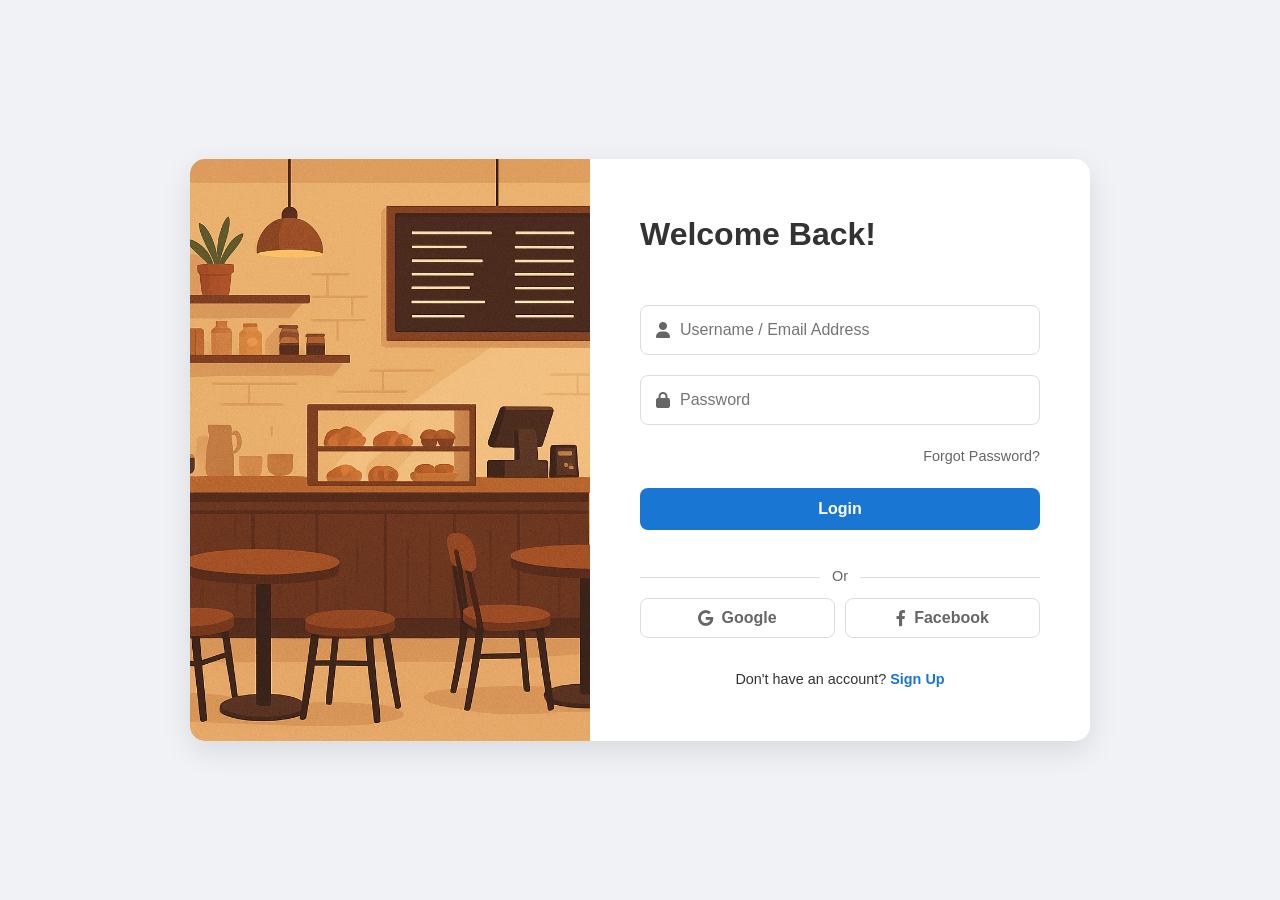
<file: index.html>
<!DOCTYPE html>
<html lang="id">
<head>
    <meta charset="UTF-8">
    <meta name="viewport" content="width=device-width, initial-scale=1.0">
    <title>Login - Pemrograman Web 1</title>
    <link rel="stylesheet" href="css/style.css">
    <link rel="stylesheet" href="https://cdnjs.cloudflare.com/ajax/libs/font-awesome/6.0.0-beta3/css/all.min.css">
</head>
<body>
    <div class="main-center-container">
        <div class="login-card-new">
            <div class="card-left-design">
                </div>

            <div class="card-right-form">
                <h1 class="welcome-text">Welcome Back!</h1>
                <p id="error-message" class="error-message"></p>

                <form id="login-form">
                    <div class="input-group-new">
                        <i class="fas fa-user"></i> 
                        <input type="text" id="username" placeholder="Username / Email Address" required> 
                    </div>

                    <div class="input-group-new">
                        <i class="fas fa-lock"></i>
                        <input type="password" id="password" placeholder="Password" required>
                    </div>

                    <a href="#" class="forgot-password">Forgot Password?</a>

                    <button type="submit" class="btn btn-login">Login</button>
                </form>

                <div class="or-separator-new">Or</div>

                <div class="social-login-group">
                    <button class="btn btn-social btn-google-new">
                        <i class="fab fa-google"></i> Google
                    </button>
                    <button class="btn btn-social btn-facebook-new">
                        <i class="fab fa-facebook-f"></i> Facebook
                    </button>
                </div>

                <p class="signup-text">Don't have an account? <a href="#">Sign Up</a></p>
            </div>
        </div>
    </div>
    <script src="js/script.js"></script>
</body>
</html>
</file>
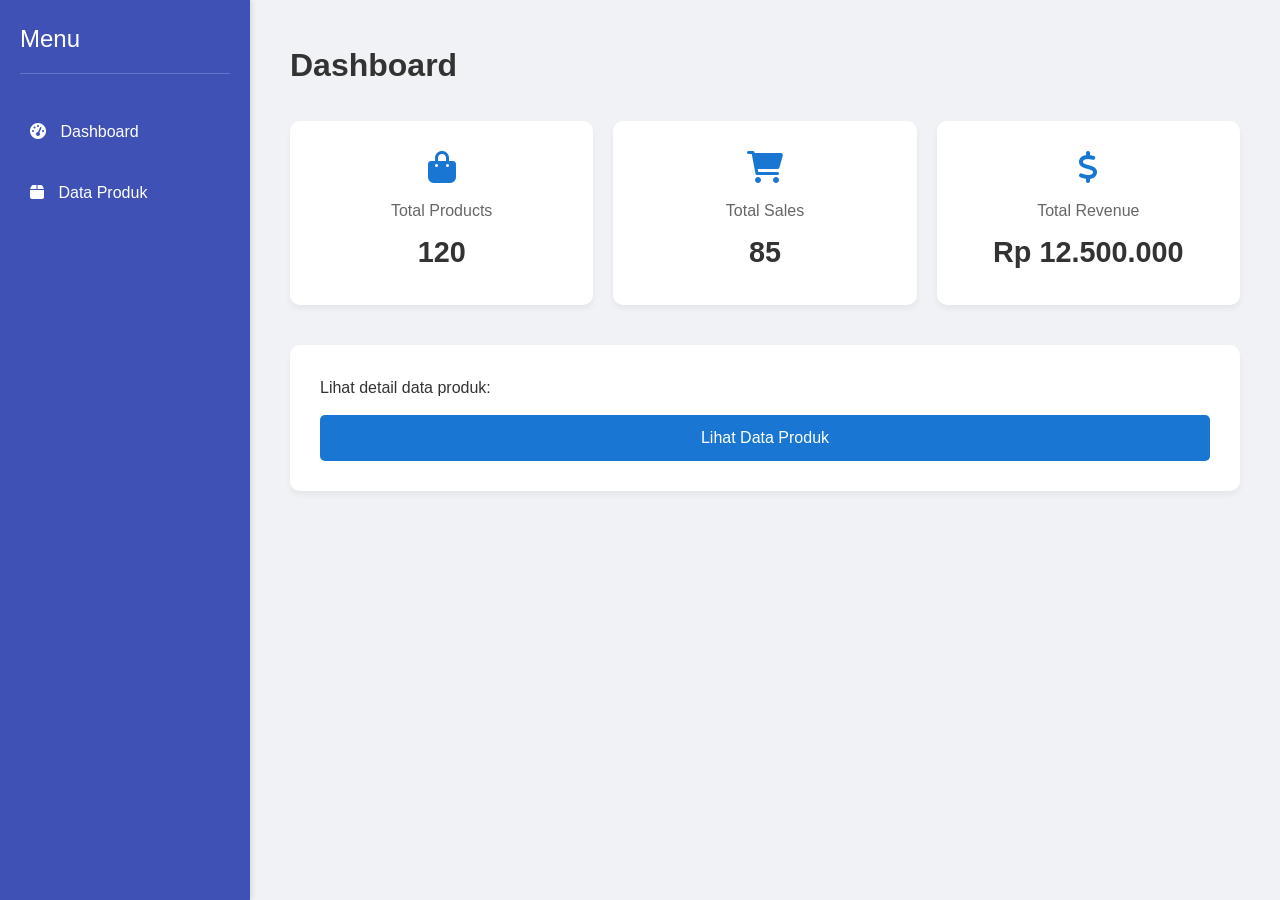
<file: dashboard.html>
<!DOCTYPE html>
<html lang="id">
<head>
    <meta charset="UTF-8">
    <meta name="viewport" content="width=device-width, initial-scale=1.0">
    <title>Dashboard - Pemrograman Web 1</title>
    <link rel="stylesheet" href="css/style.css">
    <link rel="stylesheet" href="https://cdnjs.cloudflare.com/ajax/libs/font-awesome/6.0.0-beta3/css/all.min.css">
</head>
<body>
    <div class="dashboard-container">
        <aside class="sidebar">
            <h2>Menu</h2>
            <ul>
                <li><a href="dashboard.html"><i class="fas fa-tachometer-alt"></i> Dashboard</a></li>
                <li><a href="product.html"><i class="fas fa-box"></i> Data Produk</a></li>
            </ul>
        </aside>

        <main class="main-content">
            <h1>Dashboard</h1>

            <div class="summary-cards">
                <div class="card">
                    <i class="fas fa-shopping-bag card-icon"></i>
                    <p class="card-title">Total Products</p>
                    <p class="card-value" id="totalProducts">0</p>
                </div>
                <div class="card">
                    <i class="fas fa-shopping-cart card-icon"></i>
                    <p class="card-title">Total Sales</p>
                    <p class="card-value" id="totalSales">0</p>
                </div>
                <div class="card">
                    <i class="fas fa-dollar-sign card-icon"></i>
                    <p class="card-title">Total Revenue</p>
                    <p class="card-value" id="totalRevenue">Rp 0</p>
                </div>
            </div>

            <div class="action-section">
                <p>Lihat detail data produk:</p>
                <a href="product.html" class="btn btn-primary">Lihat Data Produk</a>
            </div>
        </main>
    </div>

    <script src="js/script.js"></script>
</body>
</html>
</file>
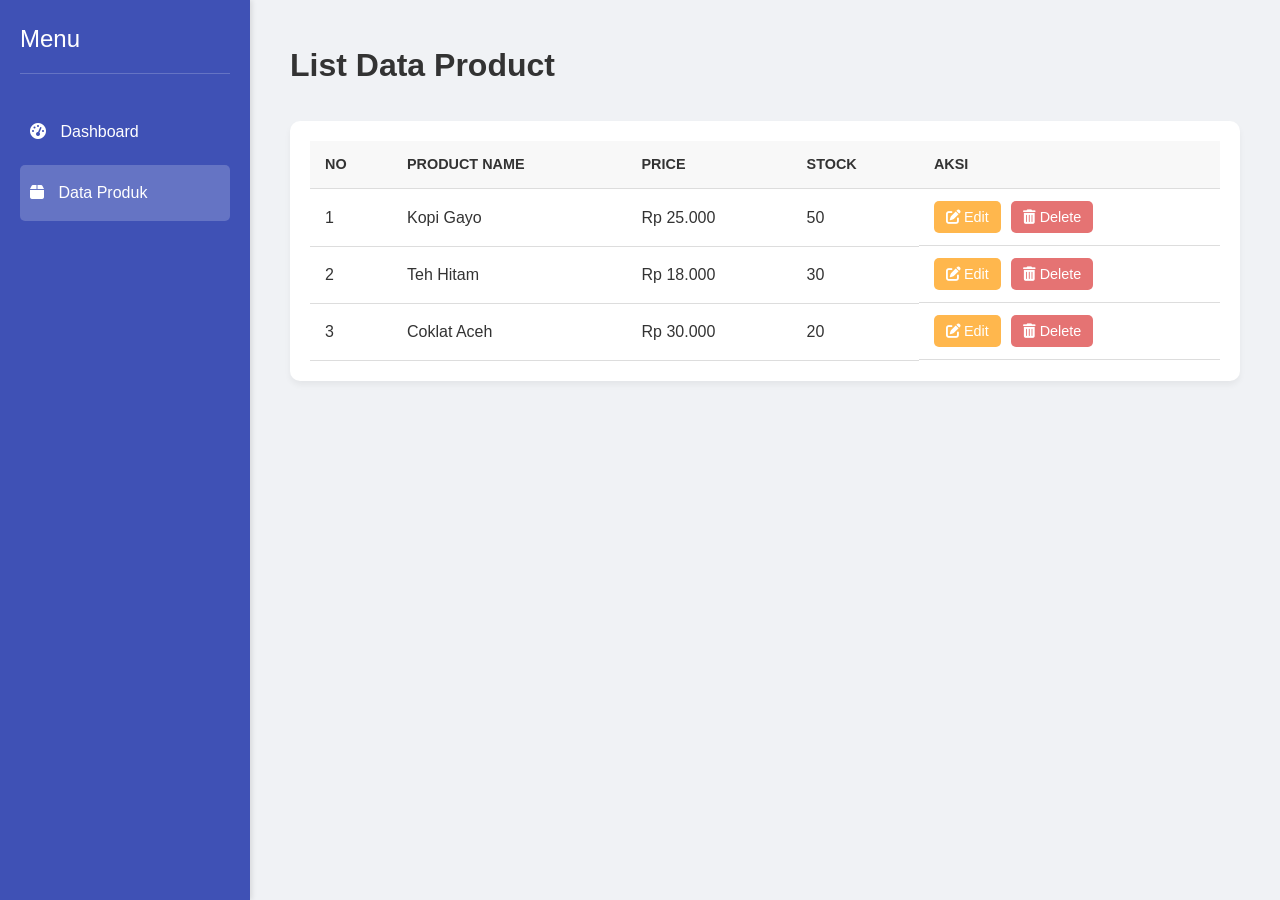
<file: product.html>
<!DOCTYPE html>
<html lang="id">
<head>
    <meta charset="UTF-8">
    <meta name="viewport" content="width=device-width, initial-scale=1.0">
    <title>List Data Produk - Pemrograman Web 1</title>
    <link rel="stylesheet" href="css/style.css">
    <link rel="stylesheet" href="https://cdnjs.cloudflare.com/ajax/libs/font-awesome/6.0.0-beta3/css/all.min.css">
</head>
<body>
    <div class="dashboard-container">
        <aside class="sidebar">
            <h2>Menu</h2>
            <ul>
                <li><a href="dashboard.html"><i class="fas fa-tachometer-alt"></i> Dashboard</a></li>
                <li class="active"><a href="product.html"><i class="fas fa-box"></i> Data Produk</a></li>
            </ul>
        </aside>

        <main class="main-content">
            <h1>List Data Product</h1>

            <div class="table-container">
                <table id="product-table">
                    <thead>
                        <tr>
                            <th>No</th>
                            <th>Product Name</th>
                            <th>Price</th>
                            <th>Stock</th>
                            <th>Aksi</th> </tr>
                    </thead>
                    <tbody>
                        </tbody>
                </table>
            </div>
        </main>
    </div>

    <script src="js/script.js"></script>
</body>
</html>
</file>
<file: css/style.css>
/* --- Variabel Warna Global --- */
:root {
    --primary-color: #1976D2; /* Biru terang untuk tombol Login dan Primary */
    --secondary-color: #3F51B5; /* Biru gelap untuk Sidebar */
    --background-color: #f0f2f5; /* Background abu-abu muda */
    --card-background: #ffffff;
    --text-color: #333;
    --light-text: #666;
    --border-color: #ddd;
    --red-alert: #e57373;
}

* {
    box-sizing: border-box;
    margin: 0;
    padding: 0;
    font-family: 'Segoe UI', Tahoma, Geneva, Verdana, sans-serif;
}

body {
    background-color: var(--background-color);
    color: var(--text-color);
    line-height: 1.6;
}

.main-center-container {
    display: flex;
    justify-content: center;
    align-items: center;
    min-height: 100vh;
    background-color: var(--background-color);
}

.login-card-new {
    display: flex;
    width: 90%;
    max-width: 900px; 
    background-color: var(--card-background);
    border-radius: 15px;
    box-shadow: 0 10px 30px rgba(0, 0, 0, 0.1);
    overflow: hidden;
}

.card-left-design {
    flex: 1;
    background-image: url('../img/cafe.png');
    
    background-size: cover;
    background-position: center;
    background-repeat: no-repeat;
}

.card-right-form {
    flex: 1;
    padding: 50px 50px; 
    display: flex;
    flex-direction: column;
    justify-content: center;
}

.welcome-text {
    font-size: 2em;
    font-weight: 800;
    margin-bottom: 30px;
    color: var(--text-color);
}

.error-message {
    color: var(--red-alert);
    font-weight: bold;
    margin-bottom: 15px;
    text-align: center;
}

.input-group-new {
    display: flex;
    align-items: center;
    border: 1px solid var(--border-color);
    border-radius: 8px;
    margin-bottom: 20px;
    padding: 10px 15px;
}

.input-group-new i {
    color: var(--light-text);
    margin-right: 10px;
}

.input-group-new input {
    border: none;
    outline: none;
    flex-grow: 1;
    font-size: 1em;
    padding: 5px 0;
}

.forgot-password {
    text-align: right;
    display: block;
    color: var(--light-text);
    font-size: 0.9em;
    margin-bottom: 20px;
    text-decoration: none;
}

.btn {
    display: block;
    width: 100%;
    padding: 12px;
    border: none;
    border-radius: 8px;
    font-size: 1em;
    cursor: pointer;
    text-align: center;
    text-decoration: none;
    transition: background-color 0.3s ease;
}

.btn-login {
    background-color: var(--primary-color);
    color: white;
    font-weight: bold;
    margin-bottom: 25px;
}
.btn-login:hover {
    background-color: #1565C0;
}

.or-separator-new {
    text-align: center;
    margin: 10px 0;
    position: relative;
    color: var(--light-text);
    font-size: 0.9em;
}

.or-separator-new::before, .or-separator-new::after {
    content: '';
    position: absolute;
    top: 50%;
    width: 45%;
    height: 1px;
    background: var(--border-color);
}

.or-separator-new::before { left: 0; }
.or-separator-new::after { right: 0; }

.social-login-group {
    display: flex;
    justify-content: space-between;
    gap: 10px;
    margin-bottom: 30px;
}

.btn-social {
    width: 50%;
    background: white;
    border: 1px solid var(--border-color);
    color: var(--light-text);
    padding: 10px;
    border-radius: 8px;
    display: flex;
    align-items: center;
    justify-content: center;
    font-weight: 600;
}

.btn-social i {
    margin-right: 8px;
}

.signup-text {
    text-align: center;
    font-size: 0.9em;
}

.signup-text a {
    color: var(--primary-color);
    text-decoration: none;
    font-weight: bold;
}

/* Responsiveness Login */
@media (max-width: 768px) {
    .login-card-new {
        flex-direction: column;
        width: 95%;
        max-width: 450px;
    }
    .card-left-design {
        display: none; 
    }
    .card-right-form {
        padding: 40px 30px;
    }
    .social-login-group {
        flex-direction: column;
    }
    .btn-social {
        width: 100%;
        margin-bottom: 10px;
    }
}

.dashboard-container {
    display: flex;
    min-height: 100vh;
}

.sidebar {
    width: 250px;
    background-color: var(--secondary-color);
    color: white;
    padding: 20px;
    box-shadow: 2px 0 5px rgba(0,0,0,0.1);
}

.sidebar h2 {
    margin-bottom: 30px;
    font-weight: normal;
    font-size: 1.5em;
    border-bottom: 1px solid rgba(255,255,255,0.2);
    padding-bottom: 15px;
}

.sidebar ul {
    list-style: none;
}

.sidebar li a {
    display: block;
    color: white;
    text-decoration: none;
    padding: 15px 10px;
    margin-bottom: 5px;
    border-radius: 5px;
    transition: background-color 0.3s;
}

.sidebar li a i {
    margin-right: 10px;
}

.sidebar li.active a, .sidebar li a:hover {
    background-color: rgba(255,255,255,0.2);
}

.main-content {
    flex-grow: 1;
    padding: 40px;
}

.main-content h1 {
    font-size: 2em;
    margin-bottom: 30px;
    font-weight: bold;
}


.summary-cards {
    display: grid;
    grid-template-columns: repeat(auto-fit, minmax(250px, 1fr)); 
    gap: 20px;
    margin-bottom: 40px;
}

.card {
    background-color: var(--card-background);
    padding: 30px;
    border-radius: 10px;
    box-shadow: 0 4px 6px rgba(0,0,0,0.05);
    text-align: center;
}

.card-icon {
    font-size: 2em;
    color: var(--primary-color);
    margin-bottom: 15px;
}

.card-title {
    font-size: 1em;
    color: var(--light-text);
    margin-bottom: 5px;
}

.card-value {
    font-size: 1.8em;
    font-weight: bold;
    color: var(--text-color);
}

.action-section {
    background-color: var(--card-background);
    padding: 30px;
    border-radius: 10px;
    box-shadow: 0 4px 6px rgba(0,0,0,0.05);
}

.btn-primary {
    background-color: var(--primary-color);
    color: white;
    padding: 10px 20px;
    border-radius: 5px;
    text-decoration: none;
    display: inline-block;
    margin-top: 15px;
}

.btn-primary:hover {
    background-color: #1565C0;
}

.table-container {
    overflow-x: auto;
    background-color: var(--card-background);
    padding: 20px;
    border-radius: 10px;
    box-shadow: 0 4px 6px rgba(0,0,0,0.05);
}

#product-table {
    width: 100%;
    border-collapse: collapse;
    text-align: left;
}

#product-table th, #product-table td {
    padding: 12px 15px;
    border-bottom: 1px solid var(--border-color);
}

#product-table th {
    background-color: #f8f8f8;
    color: var(--text-color);
    font-weight: bold;
    text-transform: uppercase;
    font-size: 0.9em;
}

#product-table tbody tr:hover {
    background-color: #f1f1f1;
}

.action-buttons {
    display: flex;
    gap: 10px;
}

.btn-edit, .btn-delete {
    padding: 8px 12px;
    border: none;
    border-radius: 5px;
    cursor: pointer;
    font-size: 0.9em;
    transition: background-color 0.3s;
}

.btn-edit {
    background-color: #ffb74d; 
    color: white;
}

.btn-delete {
    background-color: var(--red-alert);
    color: white;
}

.btn-edit:hover {
    background-color: #ff9800;
}

.btn-delete:hover {
    background-color: #d32f2f;
}

@media (max-width: 768px) {
    .dashboard-container {
        flex-direction: column;
    }
    .sidebar {
        width: 100%;
        padding: 10px;
    }
    .sidebar h2 {
        text-align: center;
        margin-bottom: 10px;
        padding-bottom: 10px;
    }
    .sidebar ul {
        display: flex;
        justify-content: space-around;
        padding-left: 0;
    }
    .sidebar li a {
        padding: 10px 15px;
        text-align: center;
    }
    .main-content {
        padding: 20px;
    }
    .summary-cards {
        grid-template-columns: 1fr;
    }
}
</file>
